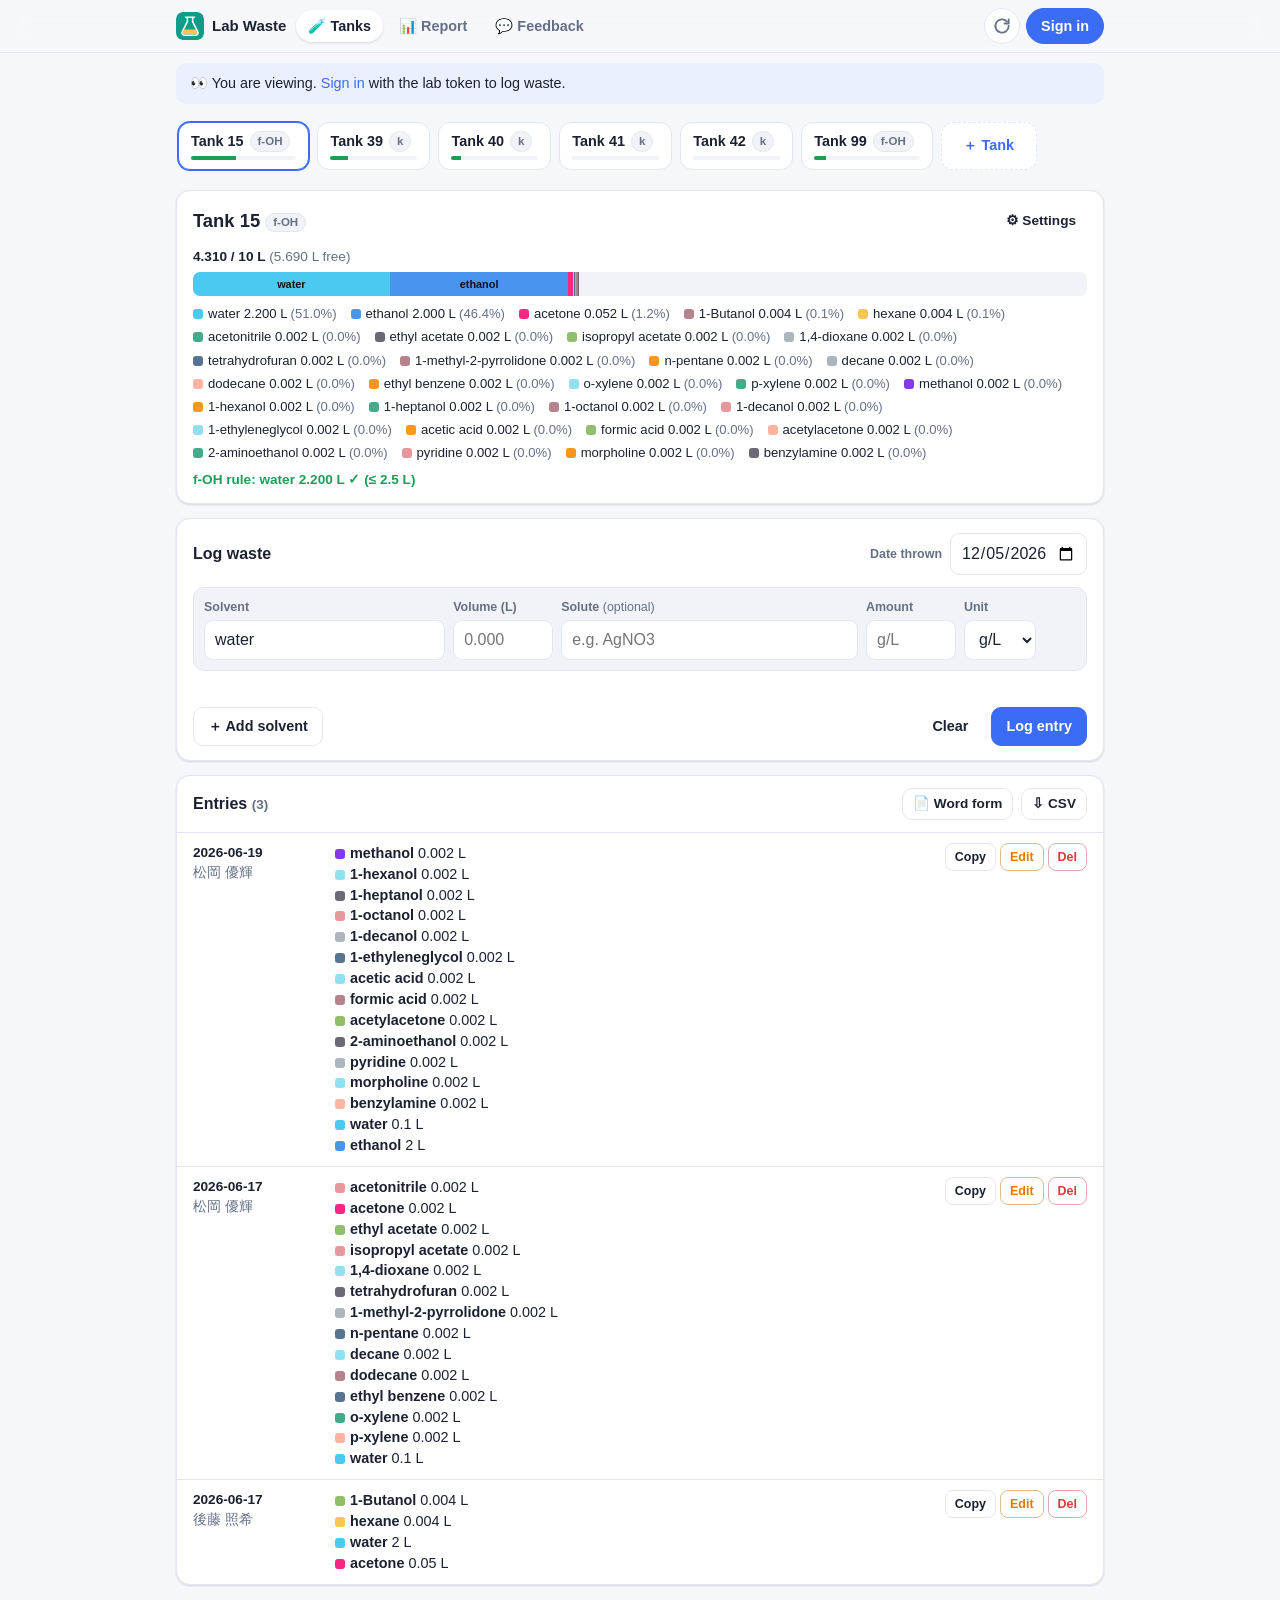
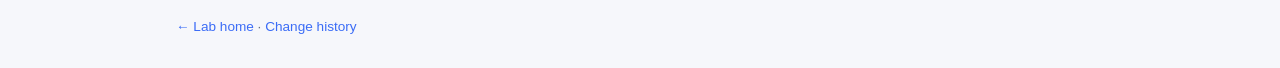
<file: waste/index.html>
<!doctype html>
<html lang="en">
<head>
  <meta charset="utf-8">
  <meta name="viewport" content="width=device-width, initial-scale=1, viewport-fit=cover">
  <meta name="description" content="Laboratory waste tank log: what went into each tank, fill levels, and the 様式2の2 Word form.">
  <meta name="theme-color" content="#f6f7fb" media="(prefers-color-scheme: light)">
  <meta name="theme-color" content="#11141b" media="(prefers-color-scheme: dark)">
  <meta name="apple-mobile-web-app-capable" content="yes">
  <meta name="mobile-web-app-capable" content="yes">
  <meta name="apple-mobile-web-app-title" content="Waste">
  <link rel="icon" href="icon.svg" type="image/svg+xml">
  <link rel="apple-touch-icon" href="icon-180.png">
  <link rel="manifest" href="manifest.webmanifest">
  <title>Lab Waste Tracker</title>
  <link rel="stylesheet" href="styles.css">
  <script type="module" src="app.js"></script>
</head>
<body>
  <header class="topbar">
    <div class="topbar-inner">
      <a class="brand" href="../" title="Lab home"><img src="icon.svg" alt="" width="28" height="28"><span>Lab Waste</span></a>
      <nav id="nav" class="nav" aria-label="Main"></nav>
      <div class="top-actions">
        <button class="btn pill icon-btn" id="refresh" title="Load the latest data" aria-label="Refresh"><svg viewBox="0 0 24 24" width="20" height="20" aria-hidden="true"><path d="M20 12a8 8 0 1 1-2.34-5.66M20 4v5h-5" fill="none" stroke="currentColor" stroke-width="2.2" stroke-linecap="round" stroke-linejoin="round"/></svg></button>
        <div id="account"></div>
      </div>
    </div>
  </header>
  <div id="banner" class="banner no-print"></div>
  <main id="view" class="container" tabindex="-1"><p class="muted">Loading…</p></main>
  <footer class="container foot no-print"><a href="../">← Lab home</a> · <a href="https://github.com/purin1999/Lab-management/commits/main/waste/data.json" target="_blank" rel="noopener">Change history</a></footer>
  <div id="modal-root"></div>
  <div id="toast" role="status" aria-live="polite"></div>
  <noscript>This app needs JavaScript enabled.</noscript>
</body>
</html>
</file>
<file: waste/styles.css>
/* ===== Tokens (same palette as the Research dashboard) ===== */
:root {
  --bg: #f6f7fb; --surface: #ffffff; --surface-2: #f1f3f8; --text: #1b2130; --muted: #667085;
  --border: #e2e6ee; --accent: #3b6cf6; --accent-ink: #ffffff;
  --shadow: 0 1px 2px rgba(16, 24, 40, .06), 0 1px 3px rgba(16, 24, 40, .08);
  --good: #1f9d55; --good-bg: #e5f6eb;
  --bad: #d93b3b; --bad-bg: #fdeaea;
  --warn: #e07b00; --warn-bg: #fff0dc;
  --info-bg: #eaf0ff;
  --radius: 14px;
  color-scheme: light;
}
@media (prefers-color-scheme: dark) {
  :root:not([data-theme="light"]) {
    --bg: #11141b; --surface: #1a1f29; --surface-2: #232a36; --text: #e8ebf2; --muted: #9aa4b5;
    --border: #2d3544; --accent: #6b90ff; --accent-ink: #0b1020; --shadow: 0 1px 2px rgba(0,0,0,.4);
    --good: #3ccf7a; --good-bg: #173626; --bad: #ff6b6b; --bad-bg: #3e1d20;
    --warn: #ff9f3a; --warn-bg: #3d2a14; --info-bg: #1c2742;
    color-scheme: dark;
  }
}
:root[data-theme="dark"] {
  --bg: #11141b; --surface: #1a1f29; --surface-2: #232a36; --text: #e8ebf2; --muted: #9aa4b5;
  --border: #2d3544; --accent: #6b90ff; --accent-ink: #0b1020; --shadow: 0 1px 2px rgba(0,0,0,.4);
  --good: #3ccf7a; --good-bg: #173626; --bad: #ff6b6b; --bad-bg: #3e1d20;
  --warn: #ff9f3a; --warn-bg: #3d2a14; --info-bg: #1c2742;
  color-scheme: dark;
}

/* ===== Base ===== */
* { box-sizing: border-box; }
html { -webkit-text-size-adjust: 100%; }
body {
  margin: 0; background: var(--bg); color: var(--text); overflow-x: hidden;
  font: 15px/1.45 -apple-system, BlinkMacSystemFont, "SF Pro Text", "Segoe UI", Roboto, "Hiragino Sans", "Noto Sans JP", "Helvetica Neue", Arial, sans-serif;
  padding-bottom: env(safe-area-inset-bottom);
}
body.modal-open { overflow: hidden; }
body.busy { cursor: progress; }
body.busy button[type=submit] { opacity: .6; pointer-events: none; }
a { color: var(--accent); text-decoration: none; }
h1, h2, h3 { line-height: 1.25; margin: 0; }
h1 { font-size: 1.4rem; margin: 4px 0 12px; }
h2 { font-size: 1.15rem; }
h3 { font-size: 1rem; }
code { font-size: .9em; background: var(--surface-2); padding: 1px 5px; border-radius: 5px; }
.muted { color: var(--muted); }
.small { font-size: .85rem; }
.good { color: var(--good); }
.bad { color: var(--bad); }
.center { text-align: center; }
.nowrap { white-space: nowrap; }
.hidden { display: none !important; }
.spacer { flex: 1; }
.row { display: flex; gap: 8px; align-items: center; flex-wrap: wrap; }
.row.space { justify-content: space-between; margin: 10px 0 6px; }
.stack > * + * { margin-top: 12px; }
.container { max-width: 960px; margin: 0 auto; padding: 16px; padding-left: max(16px, env(safe-area-inset-left)); padding-right: max(16px, env(safe-area-inset-right)); }
.container > * + * { margin-top: 14px; }
.foot { color: var(--muted); font-size: .85rem; padding-bottom: 32px; }

/* ===== Top bar ===== */
.topbar {
  position: sticky; top: 0; z-index: 20;
  background: color-mix(in srgb, var(--bg) 88%, transparent);
  backdrop-filter: saturate(1.4) blur(12px); -webkit-backdrop-filter: saturate(1.4) blur(12px);
  border-bottom: 1px solid var(--border); padding-top: env(safe-area-inset-top);
}
.topbar-inner { max-width: 960px; margin: 0 auto; padding: 8px 16px; display: flex; align-items: center; gap: 10px; flex-wrap: wrap; }
.brand { display: flex; align-items: center; gap: 8px; color: var(--text); font-weight: 700; }
.brand img { border-radius: 7px; }
.nav { display: flex; gap: 4px; }
.nav a { padding: 6px 12px; border-radius: 999px; color: var(--muted); font-weight: 600; font-size: .9rem; white-space: nowrap; }
.nav a.on { background: var(--surface); color: var(--text); box-shadow: var(--shadow); }
@media (max-width: 560px) {
  .nav { order: 10; width: 100%; justify-content: space-between; }
  .nav a { flex: 1; text-align: center; padding: 6px 4px; }
}
.banner .inner { max-width: 928px; margin: 10px auto 0; padding: 10px 14px; border-radius: 10px; font-size: .9rem; }
.banner .inner.info { background: var(--info-bg); }
.banner .inner.warn { background: var(--warn-bg); }
.banner:empty { display: none; }
@media (max-width: 960px) { .banner .inner { margin: 10px 16px 0; } }

/* ===== Buttons & fields ===== */
.btn {
  appearance: none; border: 1px solid var(--border); background: var(--surface); color: var(--text);
  font: inherit; font-weight: 600; font-size: .9rem; padding: 8px 14px; border-radius: 10px; cursor: pointer;
  display: inline-flex; align-items: center; gap: 6px; min-height: 38px; white-space: nowrap;
}
.btn:hover { background: var(--surface-2); }
.btn:disabled { opacity: .5; cursor: not-allowed; }
.btn.primary { background: var(--accent); border-color: var(--accent); color: var(--accent-ink); }
.btn.primary:hover { filter: brightness(1.06); }
.btn.warn { background: var(--warn); border-color: var(--warn); color: #fff; }
.btn.danger { color: var(--bad); }
.btn.ghost { background: transparent; border-color: transparent; }
.btn.small { padding: 5px 10px; min-height: 32px; font-size: .85rem; }
/* Refresh + account sit together on the right as one group of matching pills. */
.top-actions { margin-left: auto; display: flex; align-items: center; gap: 6px; }
#account { display: contents; }
.btn.pill { height: 36px; min-height: 36px; padding: 0 14px; border-radius: 999px; background: var(--surface); }
.btn.pill.primary { background: var(--accent); }
.icon-btn { width: 36px; padding: 0 !important; justify-content: center; color: var(--muted); }
.icon-btn:hover { color: var(--text); }
.icon-btn.spin svg { animation: spin .7s linear infinite; }
@keyframes spin { to { transform: rotate(360deg); } }
.btn.tiny { padding: 2px 9px; min-height: 28px; font-size: .78rem; border-radius: 8px; }
.btn.tiny.warn { background: var(--surface); color: var(--warn); border-color: color-mix(in srgb, var(--warn) 40%, var(--border)); }
.btn.tiny.danger { border-color: color-mix(in srgb, var(--bad) 35%, var(--border)); }

.f { display: flex; flex-direction: column; gap: 4px; min-width: 0; }
.f > span { font-size: .78rem; color: var(--muted); font-weight: 600; }
.f em { font-weight: 400; font-style: normal; }
.f.inline { flex-direction: row; align-items: center; gap: 8px; }
input, select, textarea {
  font: inherit; font-size: 16px; /* no iOS zoom */ color: var(--text); background: var(--surface);
  border: 1px solid var(--border); border-radius: 9px; padding: 7px 10px; width: 100%; min-width: 0;
}
input:focus, select:focus, textarea:focus { outline: 2px solid color-mix(in srgb, var(--accent) 45%, transparent); outline-offset: 0; border-color: var(--accent); }
textarea { resize: vertical; margin-bottom: 8px; }
.grid2 { display: grid; grid-template-columns: 1fr 1fr; gap: 10px; }

/* ===== Cards ===== */
.card { background: var(--surface); border: 1px solid var(--border); border-radius: var(--radius); box-shadow: var(--shadow); overflow: hidden; }
.pad, .card.pad { padding: 14px 16px; }
.card-head { padding: 12px 16px; border-bottom: 1px solid var(--border); }
.badge { display: inline-block; font-size: .72rem; font-weight: 700; padding: 1px 7px; border-radius: 999px; background: var(--surface-2); color: var(--muted); border: 1px solid var(--border); vertical-align: middle; }
.badge.dark { background: var(--text); color: var(--bg); border-color: var(--text); }
.note { padding: 8px 12px; border-radius: 9px; margin: 0 0 10px; }
.note.warn { background: var(--warn-bg); }
.note.info { background: var(--info-bg); }

/* ===== Tank chips ===== */
.chips { display: flex; gap: 8px; overflow-x: auto; padding: 2px 2px 6px; scrollbar-width: thin; -webkit-overflow-scrolling: touch; }
.chip {
  flex: none; display: flex; flex-wrap: wrap; align-items: center; gap: 4px 6px; padding: 8px 12px 9px; min-width: 96px;
  border-radius: 12px; background: var(--surface); border: 1px solid var(--border); color: var(--text); font: inherit; font-size: .9rem; cursor: pointer;
}
.chip.on { border-color: var(--accent); box-shadow: 0 0 0 1px var(--accent); }
.chip.add { color: var(--accent); font-weight: 600; justify-content: center; border-style: dashed; }
.chip .mini { flex-basis: 100%; height: 4px; border-radius: 4px; background: var(--surface-2); overflow: hidden; }
.chip .mini span { display: block; height: 100%; background: var(--good); }
.chip.near .mini span { background: var(--warn); }
.chip.full .mini span { background: var(--bad); }

/* ===== Storage ===== */
.storage.near { border-color: color-mix(in srgb, var(--warn) 55%, var(--border)); }
.storage.full { border-color: color-mix(in srgb, var(--bad) 55%, var(--border)); }
.bar { display: flex; height: 14px; border-radius: 7px; background: var(--surface-2); overflow: hidden; margin: 4px 0 8px; }
.bar.tall { height: 24px; }
.seg { display: flex; align-items: center; justify-content: center; color: #111; font-size: .68rem; font-weight: 600; overflow: hidden; white-space: nowrap; }
.legend { display: flex; flex-wrap: wrap; gap: 4px 14px; font-size: .82rem; }
.lg i, .sl i, .tile i { display: inline-block; width: 10px; height: 10px; border-radius: 3px; margin-right: 5px; vertical-align: -1px; }
.rule { margin: 8px 0 0; font-size: .85rem; font-weight: 600; }

/* ===== Entry form ===== */
.form.editing { border-color: var(--warn); box-shadow: 0 0 0 1px var(--warn); }
.form h3 { margin-right: 8px; }
.form .f.inline input { width: auto; }
#srows { margin: 12px 0 4px; }
.srow {
  position: relative; display: grid; gap: 8px; padding: 10px; margin-bottom: 8px;
  border: 1px solid var(--border); border-radius: 11px; background: var(--surface-2);
  grid-template-columns: minmax(120px, 1.3fr) 100px minmax(110px, 1.6fr) 90px 72px 32px;
  align-items: end;
}
.srow input, .srow select { height: 40px; }
.srow .rm { align-self: end; justify-content: center; min-height: 38px; padding: 0; }
.srow .hint { grid-column: 1 / -1; }
.srow .hint:empty { display: none; }
@media (max-width: 680px) {
  .srow { grid-template-columns: 1fr 1fr; padding-right: 44px; }
  .srow .solute { grid-column: 1 / -1; }
  .srow .amt, .srow .unit { grid-column: auto; }
  .srow input, .srow select { height: 40px; }
.srow .rm { position: absolute; top: 8px; right: 8px; width: 30px; min-height: 30px; }
}
.preview { min-height: 1.2em; margin: 6px 0 12px; font-weight: 600; }

/* ===== Entries list ===== */
.entries > .entry { display: grid; grid-template-columns: 130px 1fr auto; gap: 6px 12px; padding: 10px 16px; border-bottom: 1px solid var(--border); align-items: start; }
.entries > .entry:last-child { border-bottom: 0; }
.entry.editing { background: var(--warn-bg); }
.entry .meta { display: flex; flex-direction: column; font-size: .85rem; }
.entry .date { font-weight: 700; }
.entry .by { color: var(--muted); overflow-wrap: anywhere; }
.entry .lines { font-size: .9rem; min-width: 0; overflow-wrap: anywhere; }
.entry .acts { display: flex; gap: 4px; }
@media (max-width: 560px) {
  .entries > .entry { grid-template-columns: 1fr auto; }
  .entry .meta { flex-direction: row; gap: 8px; }
  .entry .lines { grid-column: 1 / -1; grid-row: 2; }
}

/* ===== Lists ===== */
.list .li { display: flex; align-items: center; gap: 10px; padding: 10px 16px; border-top: 1px solid var(--border); flex-wrap: wrap; }
.list .li:first-child { border-top: 0; }
.list .li.col { flex-direction: column; align-items: stretch; gap: 2px; }
.pre { white-space: pre-wrap; overflow-wrap: anywhere; }
details.archived > summary { padding: 12px 16px; cursor: pointer; font-weight: 600; font-size: .9rem; }
details.archived[open] > summary { border-bottom: 1px solid var(--border); }
details.help summary { cursor: pointer; color: var(--accent); font-size: .9rem; }
details.help ol { padding-left: 20px; }
details.help li { margin: 4px 0; }

/* ===== Report ===== */
.big { font-size: 1.6rem; font-weight: 700; }
.tiles { display: grid; grid-template-columns: repeat(auto-fill, minmax(140px, 1fr)); gap: 8px; margin-top: 8px; }
.tile { border: 1px solid var(--border); border-radius: 10px; padding: 6px 10px; }
.trunc { white-space: nowrap; overflow: hidden; text-overflow: ellipsis; }
.tiny-t { font-size: .72rem; }
details.more { margin-top: 10px; }
details.more summary { cursor: pointer; color: var(--accent); font-size: .88rem; }
details.more .tbl { margin-top: 6px; max-width: 420px; }
.tscroll { overflow-x: auto; -webkit-overflow-scrolling: touch; }
.tbl { width: 100%; border-collapse: collapse; font-size: .88rem; }
.tbl th, .tbl td { padding: 6px 12px; border-bottom: 1px solid var(--border); text-align: left; vertical-align: middle; }
.tbl th { background: var(--surface-2); font-size: .78rem; color: var(--muted); }
.tbl .n { text-align: right; font-variant-numeric: tabular-nums; }
.tbl tbody + tbody { border-top: 2px solid var(--border); }
.tbl tr.sum td { background: var(--surface-2); }
.totals { max-width: 420px; }

/* ===== Modal ===== */
#modal-root .backdrop { position: fixed; inset: 0; background: rgba(10, 14, 22, .45); z-index: 40; }
.modal {
  position: fixed; z-index: 41; left: 50%; top: 50%; transform: translate(-50%, -50%);
  width: min(480px, calc(100vw - 24px)); max-height: calc(100dvh - 40px); display: flex; flex-direction: column;
  background: var(--surface); border-radius: 16px; box-shadow: 0 20px 50px rgba(0,0,0,.3); border: 1px solid var(--border);
}
.modal-head { display: flex; align-items: center; justify-content: space-between; padding: 12px 12px 8px 18px; }
.modal-body { padding: 4px 18px 16px; overflow-y: auto; }
.modal-body form.pane > * + * { margin-top: 10px; }
.modal-foot { display: flex; gap: 8px; justify-content: flex-end; padding: 12px 18px; border-top: 1px solid var(--border); }
.seg-tabs { display: flex; background: var(--surface-2); padding: 3px; border-radius: 10px; margin-bottom: 12px; }
.seg-tabs button { flex: 1; border: 0; background: transparent; font: inherit; font-weight: 600; font-size: .88rem; padding: 6px; border-radius: 8px; color: var(--muted); cursor: pointer; }
.seg-tabs button.on { background: var(--surface); color: var(--text); box-shadow: var(--shadow); }
.seg-tabs button.danger-t.on { color: var(--bad); }

/* ===== Toast ===== */
#toast {
  position: fixed; left: 50%; bottom: calc(20px + env(safe-area-inset-bottom)); transform: translate(-50%, 30px);
  background: var(--text); color: var(--bg); padding: 10px 16px; border-radius: 12px; font-size: .9rem; max-width: calc(100vw - 32px);
  opacity: 0; pointer-events: none; transition: .2s; z-index: 60; white-space: pre-line;
}
#toast.show { opacity: 1; transform: translate(-50%, 0); }

/* ===== Print ===== */
@media print {
  .topbar, .no-print, .foot, #toast { display: none !important; }
  body { background: #fff; }
  .card { box-shadow: none; break-inside: avoid; }
  .bar, .seg, .tile i { -webkit-print-color-adjust: exact; print-color-adjust: exact; }
}
</file>
